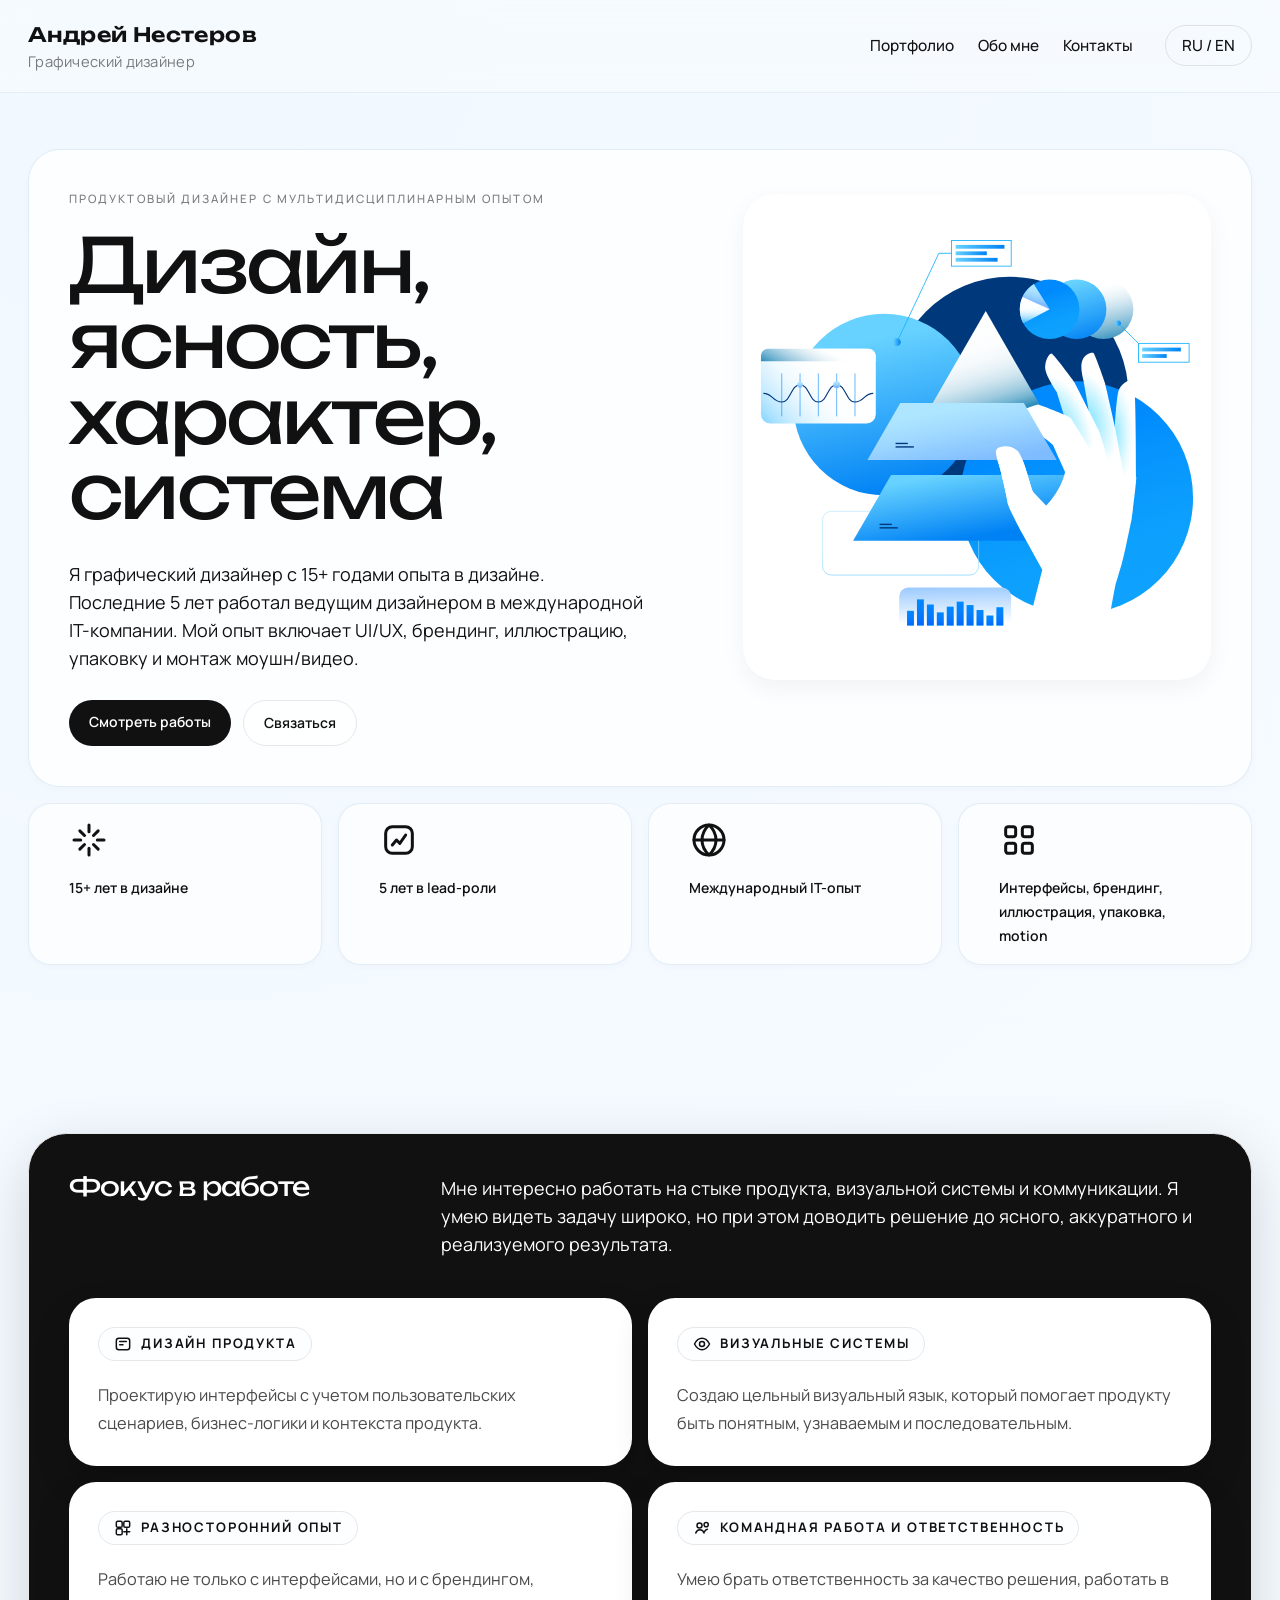
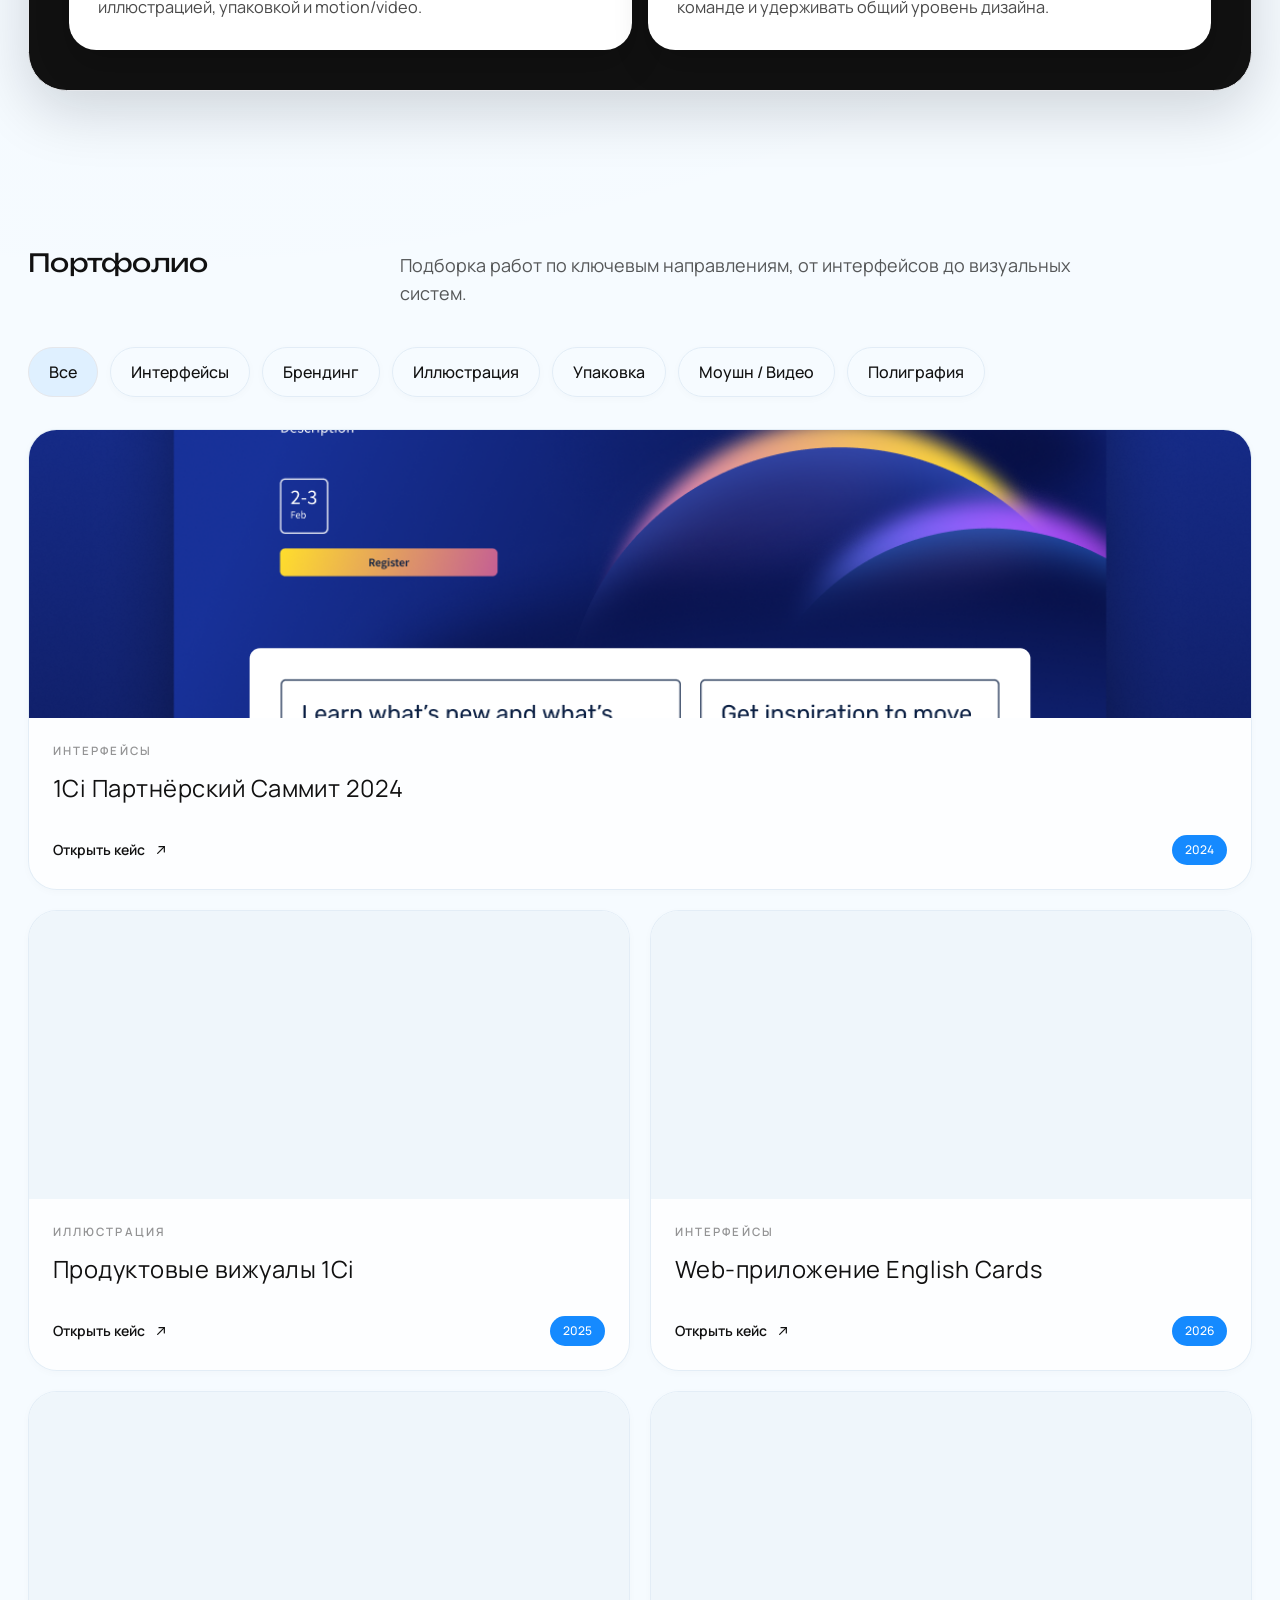
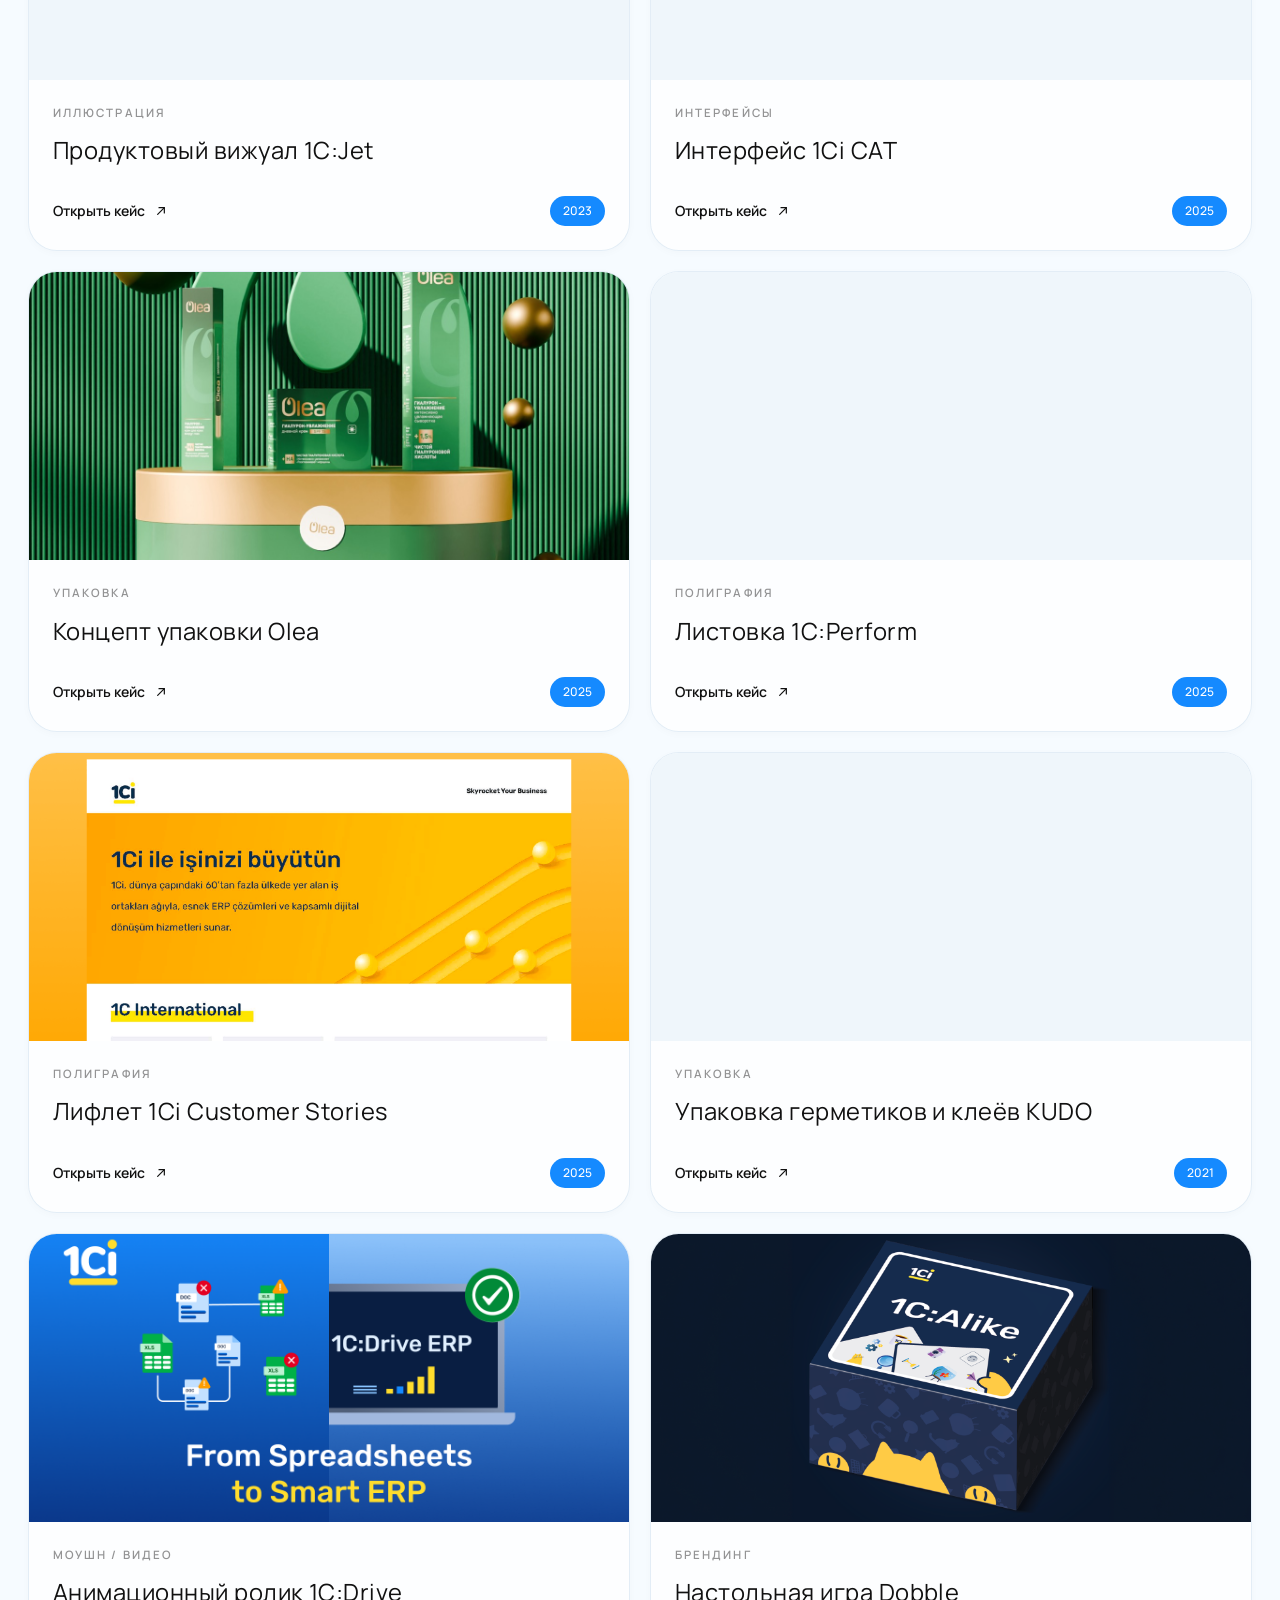
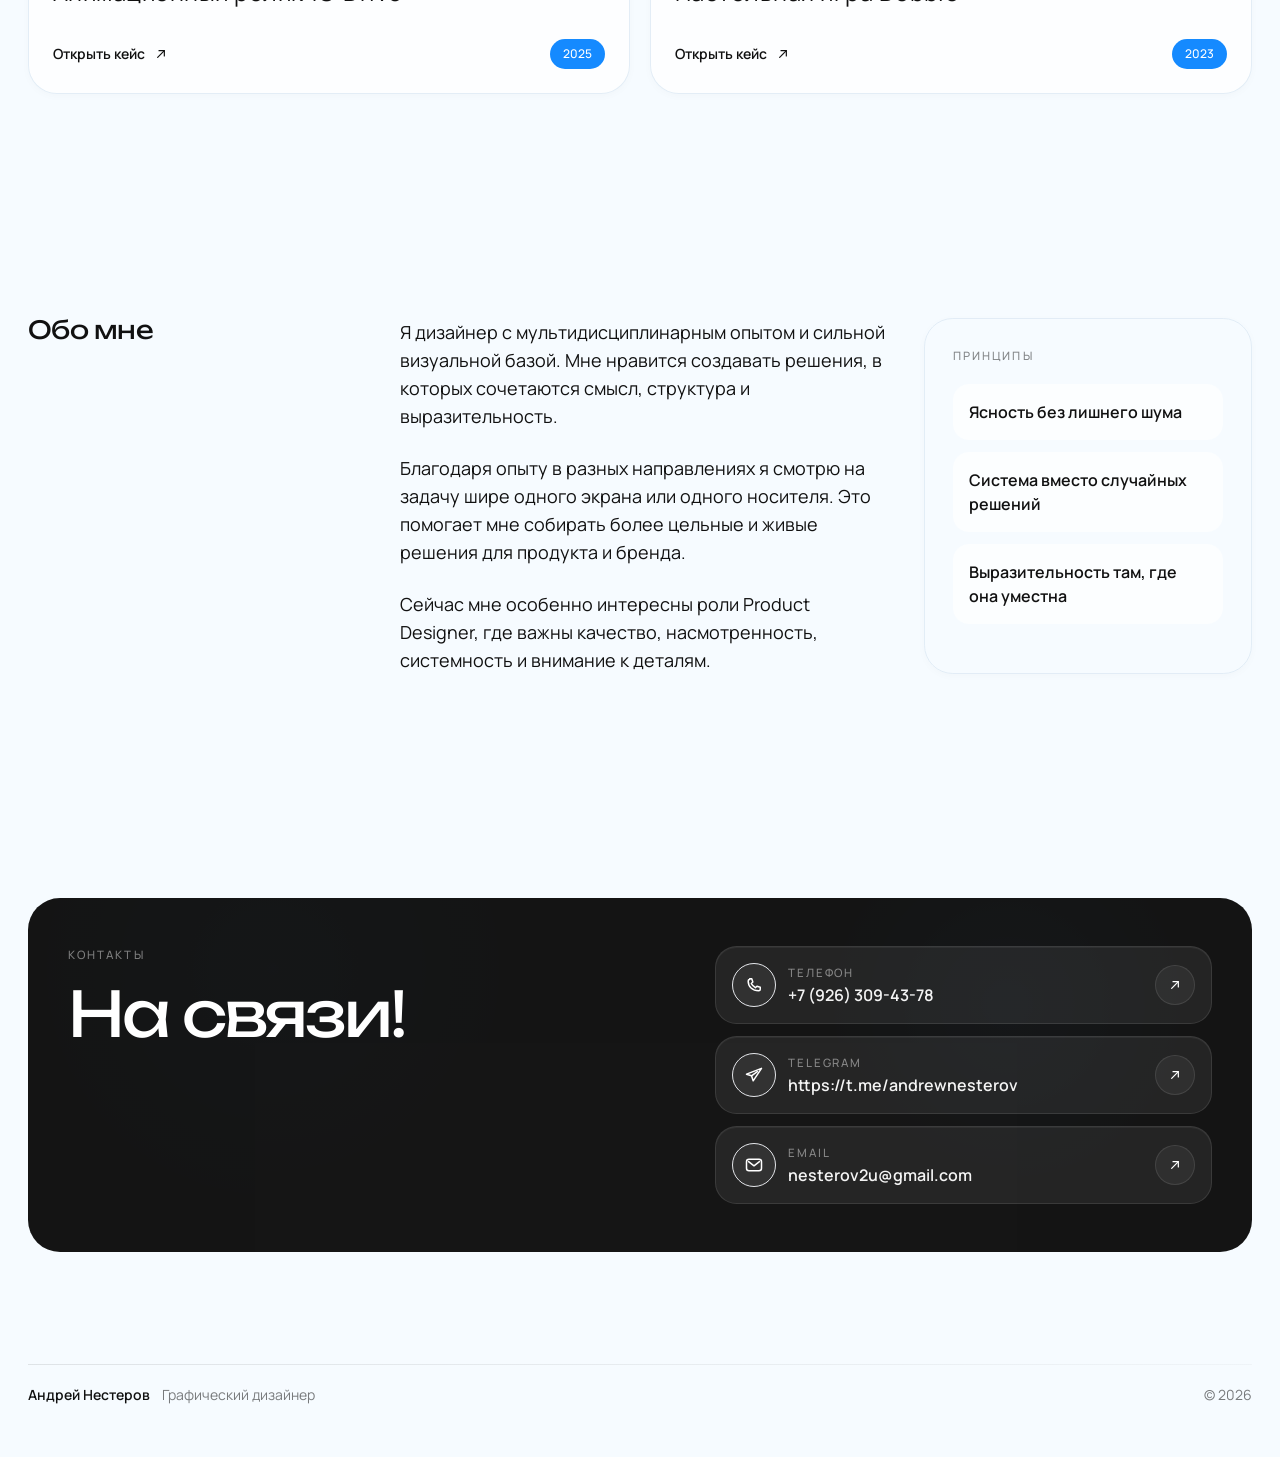
<file: index.html>
<!doctype html>
<html lang="ru">
  <head>
    <meta charset="UTF-8" />
    <meta name="viewport" content="width=device-width, initial-scale=1.0" />
    <title>Andrey Nesterov — Product Designer</title>
    <meta
      name="description"
      content="Product Designer with a multidisciplinary background in interfaces, branding, illustration, packaging, and motion."
    />
    <link rel="icon" type="__FAVICON_TYPE__" href="__FAVICON_HREF__" />
    <link rel="shortcut icon" type="__FAVICON_TYPE__" href="__FAVICON_HREF__" />
    <link rel="apple-touch-icon" href="__FAVICON_HREF__" />
    <script>
      (function normalizeFaviconLinks() {
        const segments = window.location.pathname.split("/").filter(Boolean);
        const base =
          window.location.hostname.endsWith("github.io") && segments.length > 0
            ? `/${segments[0]}`
            : "";

        document
          .querySelectorAll('link[rel="icon"], link[rel="shortcut icon"], link[rel="apple-touch-icon"]')
          .forEach((link) => {
            const href = link.getAttribute("href");

            if (!href || href.startsWith("/") || href.startsWith("data:") || /^https?:/i.test(href)) {
              return;
            }

            link.href = `${base}/${href.replace(/^\/+/, "")}`;
          });
      })();

      (function refreshFaviconFromContent() {
        const segments = window.location.pathname.split("/").filter(Boolean);
        const base =
          window.location.hostname.endsWith("github.io") && segments.length > 0
            ? `/${segments[0]}`
            : "";
        const cacheKey = Date.now();

        const iconTypeFor = (path) => {
          const cleanPath = path.split("?")[0].toLowerCase();

          if (cleanPath.endsWith(".svg")) {
            return "image/svg+xml";
          }

          if (cleanPath.endsWith(".ico")) {
            return "image/x-icon";
          }

          return "image/png";
        };

        const resolveAsset = (path) => {
          if (!path || path.startsWith("data:") || /^https?:/i.test(path)) {
            return path;
          }

          if (path.startsWith("/")) {
            return path;
          }

          return `${base}/${path.replace(/^\/+/, "")}`;
        };

        const versionAsset = (path) => `${path}${path.includes("?") ? "&" : "?"}v=${cacheKey}`;

        const setIcon = (rel, href, type) => {
          let link = document.querySelector(`link[rel="${rel}"]`);

          if (!link) {
            link = document.createElement("link");
            link.rel = rel;
            document.head.appendChild(link);
          }

          if (type) {
            link.type = type;
          } else {
            link.removeAttribute("type");
          }

          link.href = href;
        };

        fetch(`${base}/content/globals/site.json?v=${cacheKey}`, { cache: "no-store" })
          .then((response) => (response.ok ? response.json() : null))
          .then((site) => {
            if (!site || !site.favicon) {
              return;
            }

            const href = versionAsset(resolveAsset(site.favicon));
            const type = iconTypeFor(site.favicon);

            setIcon("icon", href, type);
            setIcon("shortcut icon", href, type);
            setIcon("apple-touch-icon", href, "");
          })
          .catch(() => {});
      })();
    </script>
    <link rel="preconnect" href="https://fonts.googleapis.com" />
    <link rel="preconnect" href="https://fonts.gstatic.com" crossorigin />
    <link
      href="https://fonts.googleapis.com/css2?family=Manrope:wght@400;500;600;700&family=Unbounded:wght@400;500;600&display=swap"
      rel="stylesheet"
    />
    <link rel="stylesheet" href="tailwind.css" />
    <link rel="stylesheet" href="styles.css" />
  </head>
  <body class="bg-paper text-ink font-body">
    <div id="app"></div>
    <script type="module" src="app.js"></script>
  </body>
</html>
</file>
<file: styles.css>
:root {
  color-scheme: light;
  --gutter-wide: 0.875rem;
  --gutter-shell: 1rem;
  --gutter-copy: 1rem;
  --color-paper: 246 251 255;
  --color-panel: 252 254 255;
  --color-ink: 17 17 17;
  --color-line: 223 234 245;
  --color-accent: 20 216 255;
  --color-accent-soft: 20 216 255;
}

html {
  scroll-behavior: smooth;
}

body {
  min-height: 100vh;
  background:
    radial-gradient(circle at 12% 0%, rgb(var(--color-accent) / 0.025), transparent 32%),
    rgb(var(--color-paper));
}

.container-shell {
  box-sizing: border-box;
  width: min(1320px, 100%);
  margin: 0 auto;
  padding-left: max(var(--gutter-shell), env(safe-area-inset-left));
  padding-right: max(var(--gutter-shell), env(safe-area-inset-right));
}

.container-wide {
  box-sizing: border-box;
  width: min(1480px, 100%);
  margin: 0 auto;
  padding-left: max(var(--gutter-wide), env(safe-area-inset-left));
  padding-right: max(var(--gutter-wide), env(safe-area-inset-right));
}

.container-copy {
  box-sizing: border-box;
  width: min(1040px, 100%);
  margin: 0 auto;
  padding-left: max(var(--gutter-copy), env(safe-area-inset-left));
  padding-right: max(var(--gutter-copy), env(safe-area-inset-right));
}

.case-page-main {
  padding-top: 2.5rem;
  padding-bottom: 3.5rem;
}

.case-back-link {
  margin-bottom: 2.25rem;
}

.case-title {
  font-size: 2.36rem;
  line-height: 0.96;
}

.case-summary {
  margin-top: 2rem;
}

.case-gallery-section {
  padding-top: 3rem;
}

@media (min-width: 768px) {
  .case-page-main {
    padding-top: 3.5rem;
  }

  .case-title {
    font-size: 4rem;
    line-height: 0.98;
  }

  .case-summary {
    margin-top: 1.5rem;
  }

  .case-gallery-section {
    padding-top: 3.5rem;
  }
}

.grain::before {
  content: "";
  position: absolute;
  inset: 0;
  pointer-events: none;
  opacity: 0.18;
  background-image:
    linear-gradient(rgba(255, 255, 255, 0.1), rgba(255, 255, 255, 0.1)),
    radial-gradient(circle at 20% 20%, rgb(var(--color-accent) / 0.08), transparent 24%),
    radial-gradient(circle at 80% 30%, rgb(var(--color-accent) / 0.12), transparent 18%);
}

.hero-grid {
  position: relative;
  background: rgb(var(--color-panel));
}

.hero-title {
  line-height: 1;
  letter-spacing: -0.035em;
}

.section-reveal {
  opacity: 0;
  transform: translateY(26px);
  transition:
    opacity 0.7s ease,
    transform 0.7s ease;
}

.section-reveal.is-visible {
  opacity: 1;
  transform: translateY(0);
}

.filter-chip {
  transition:
    color 0.25s ease,
    background-color 0.25s ease,
    border-color 0.25s ease,
    transform 0.25s ease;
}

.filter-chip:hover {
  transform: translateY(-1px);
}

.card-tilt {
  transition:
    transform 0.35s ease,
    border-color 0.35s ease,
    box-shadow 0.35s ease,
    background-color 0.35s ease;
}

.card-tilt:hover {
  transform: translateY(-2px);
  border-color: rgb(var(--color-ink) / 0.16);
  box-shadow: 0 8px 20px rgb(var(--color-ink) / 0.06);
}

.hero-visual-float {
  animation: floaty 7s ease-in-out infinite;
}

@keyframes floaty {
  0%,
  100% {
    transform: translate3d(0, 0, 0);
  }
  50% {
    transform: translate3d(0, -8px, 0);
  }
}

.divider-line {
  background: linear-gradient(90deg, rgba(17, 17, 17, 0.1), rgba(17, 17, 17, 0.03));
}

@media (min-width: 768px) {
  .home-focus-section {
    padding-bottom: 5rem;
  }

  .home-portfolio-section {
    padding-top: 5rem;
  }
}

.accent-mix-ring {
  box-shadow: 0 8px 24px rgb(var(--color-ink) / 0.05);
}

.case-cover-frame {
  aspect-ratio: 16 / 9;
  border-radius: 1.6rem;
  overflow: hidden;
}

.case-cover-frame img {
  border-radius: inherit;
}

.case-gallery-frame {
  aspect-ratio: 1 / 1;
}

.cms-text {
  white-space: pre-wrap;
}

.case-card-title {
  letter-spacing: 0.02em;
}

.site-brand-name,
.site-brand-role {
  letter-spacing: 0.02em;
}

.glass-edge {
  border-color: rgb(var(--color-line) / 0.85);
  box-shadow: 0 2px 8px rgb(var(--color-ink) / 0.025);
}

.focus-card {
  border-color: rgba(255, 255, 255, 0.9);
  box-shadow:
    inset 0 1px 0 rgba(255, 255, 255, 0.82),
    0 16px 34px rgba(0, 0, 0, 0.18);
}

.focus-card svg {
  color: rgb(var(--color-ink));
}

.focus-card-label {
  font-weight: 700;
}

.focus-card-body {
  color: rgb(var(--color-ink) / 0.76);
}

.hero-visual-wrap {
  position: relative;
  isolation: isolate;
}

.prose-tight p {
  margin: 0;
}

.media-lazy {
  background: rgba(238, 246, 251, 0.9);
  opacity: 0.01;
  transition: opacity 220ms ease;
}

.media-lazy.is-loaded {
  opacity: 1;
}

@media (max-width: 768px) {
}

@media (min-width: 768px) {
  :root {
    --gutter-wide: 1.25rem;
    --gutter-shell: 1.5rem;
    --gutter-copy: 1.5rem;
  }
}

@media (min-width: 1280px) {
  :root {
    --gutter-wide: 1.75rem;
    --gutter-shell: 2rem;
    --gutter-copy: 2rem;
  }
}
</file>
